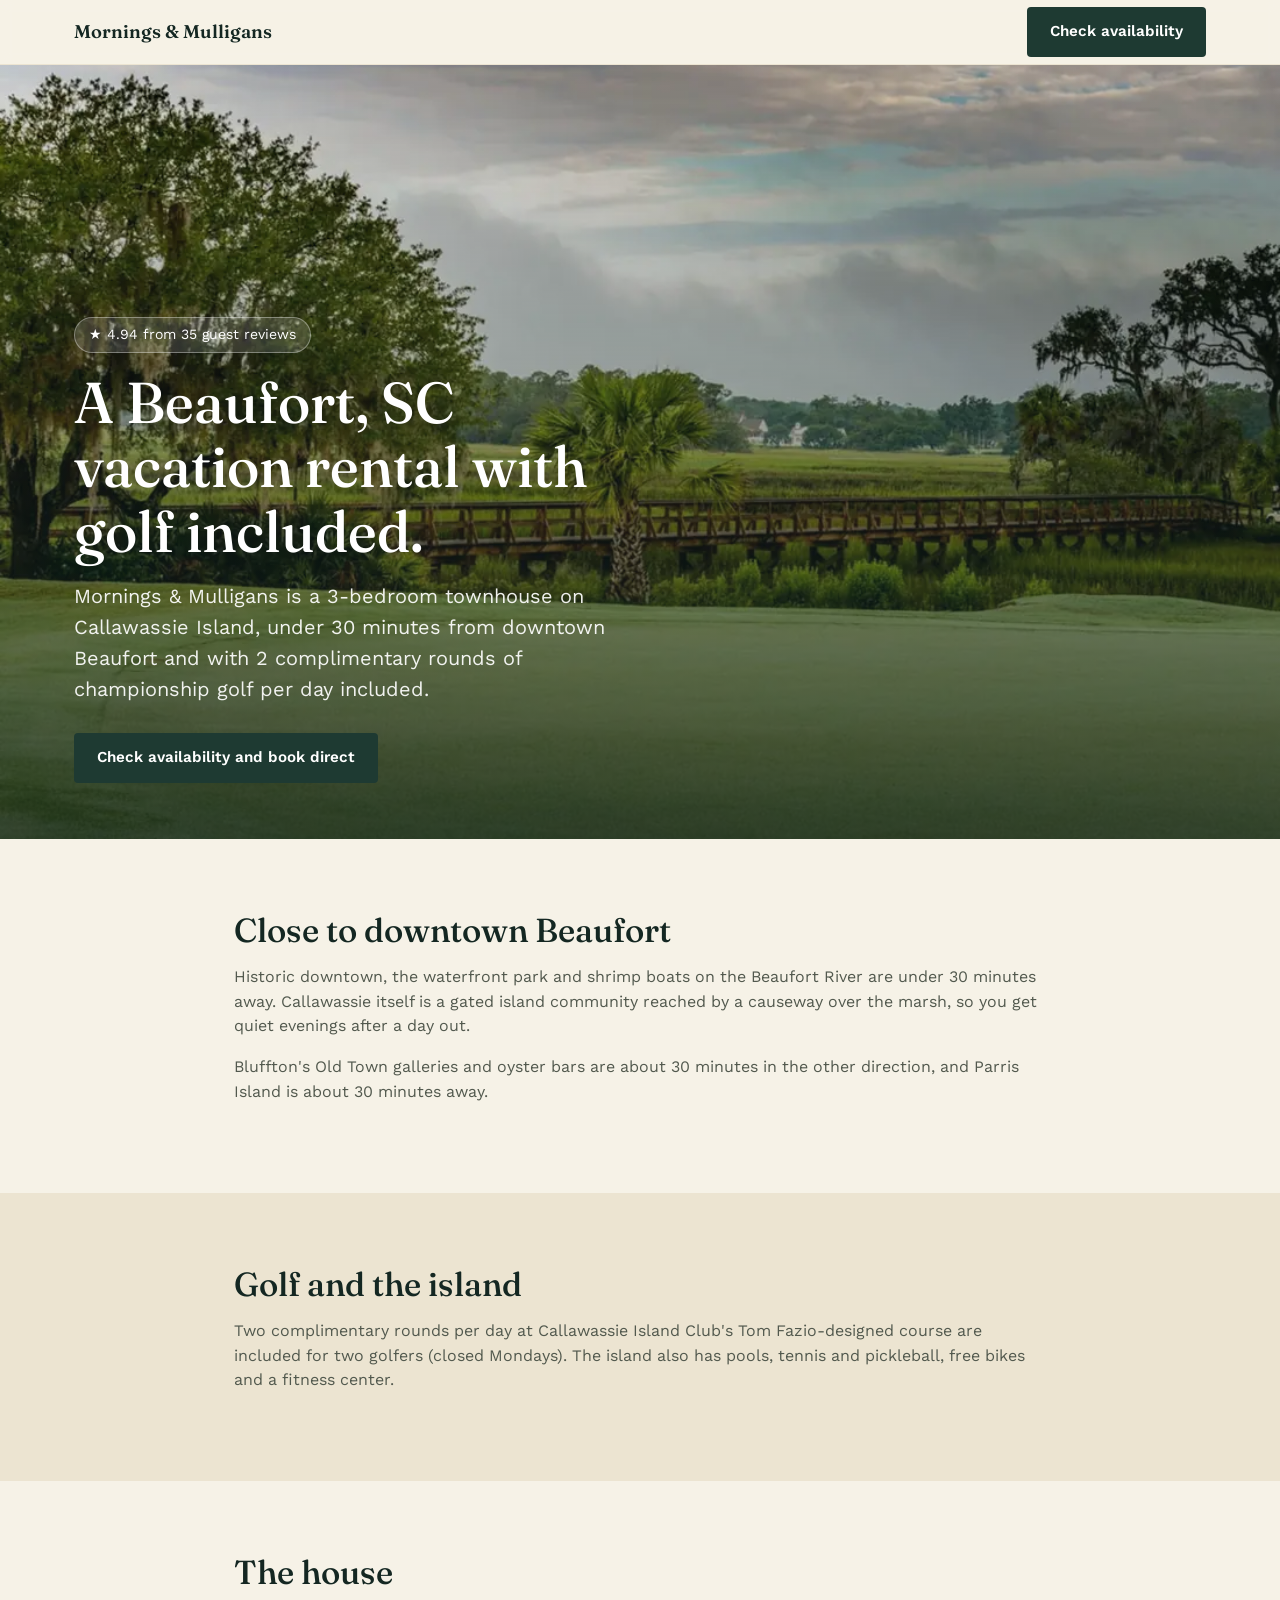
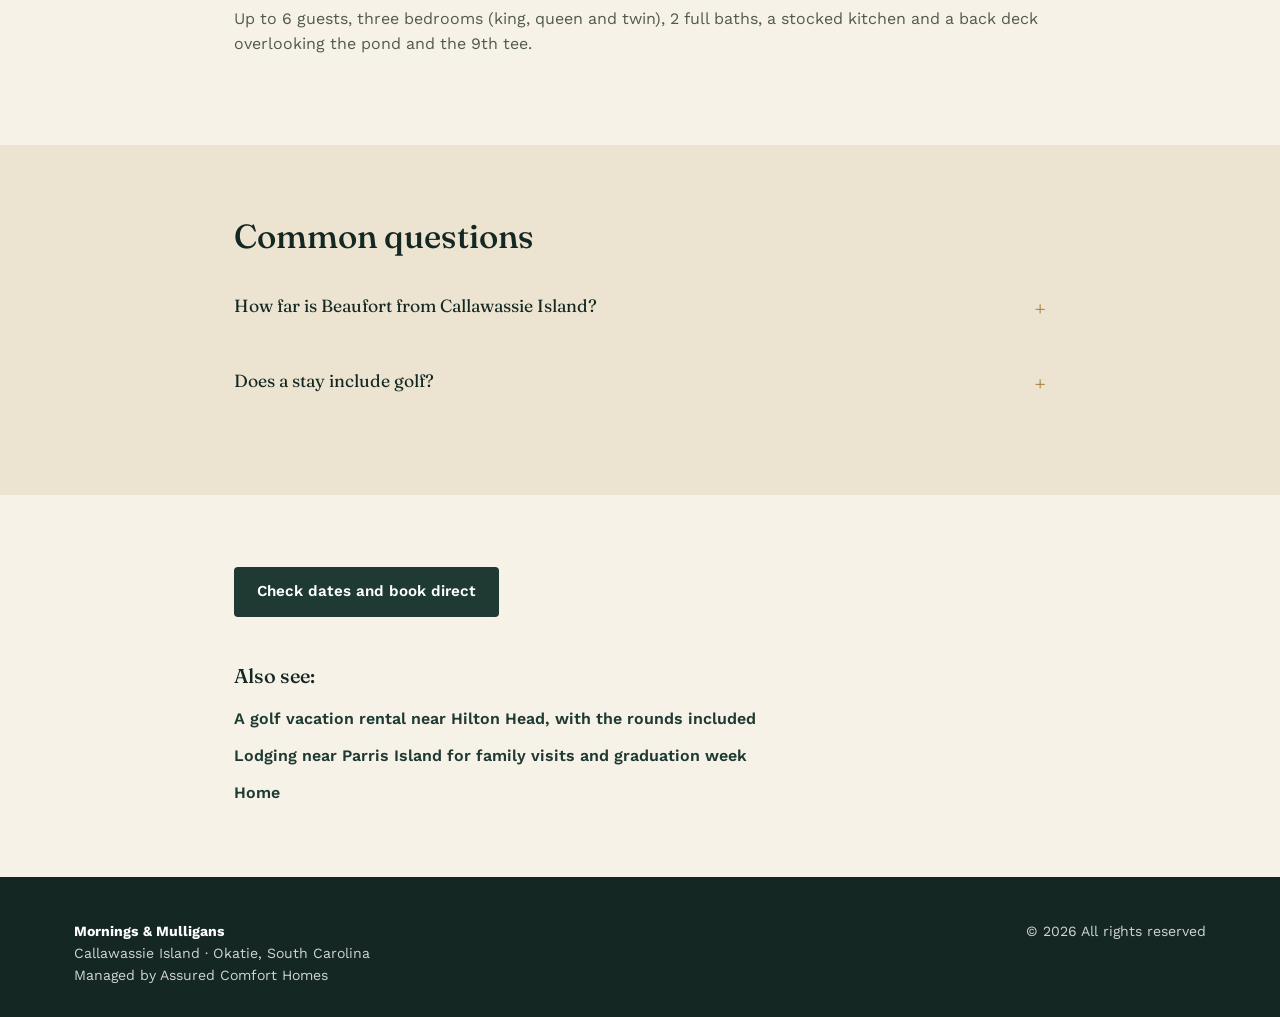
<file: beaufort-sc-vacation-rental/index.html>
<!doctype html>
<html lang="en">
<head>
<meta charset="utf-8">
<meta name="viewport" content="width=device-width, initial-scale=1">
<title>Beaufort SC Vacation Rental, Golf Included | Mornings & Mulligans</title>
<meta name="description" content="A Beaufort, SC vacation rental under 30 minutes from downtown: 3BR golf-included townhouse on Callawassie Island with 2 free rounds of Tom Fazio golf per day.">
<meta name="keywords" content="Beaufort SC vacation rental, Beaufort golf rental, Callawassie Island vacation rental">
<meta name="author" content="Lee & Kristina, Assured Comfort Homes">
<link rel="canonical" href="https://morningsandmulligans.com/beaufort-sc-vacation-rental/">
<link rel="icon" href="/favicon.svg" type="image/svg+xml">
<link rel="apple-touch-icon" href="/apple-touch-icon-180.png">
<meta name="theme-color" content="#1e3a32">
<meta name="robots" content="index,follow,max-image-preview:large">
<meta name="geo.region" content="US-SC">
<meta name="geo.placename" content="Okatie, South Carolina">
<meta name="geo.position" content="32.3300129;-80.85305035">
<meta name="ICBM" content="32.3300129, -80.85305035">
<meta property="og:type" content="website">
<meta property="og:title" content="Beaufort SC Vacation Rental, Golf Included">
<meta property="og:description" content="3-bedroom golf-included townhouse under 30 minutes from downtown Beaufort, with 2 complimentary rounds per day.">
<meta property="og:image" content="https://morningsandmulligans.com/img/og-hero.jpg">
<meta property="og:url" content="https://morningsandmulligans.com/beaufort-sc-vacation-rental/">
<meta property="og:site_name" content="Mornings & Mulligans">
<meta property="og:locale" content="en_US">
<meta name="twitter:card" content="summary_large_image">
<meta name="twitter:title" content="Beaufort SC Vacation Rental, Golf Included">
<meta name="twitter:description" content="2 complimentary rounds of championship golf per day, under 30 minutes from downtown Beaufort.">
<meta name="twitter:image" content="https://morningsandmulligans.com/img/og-hero.jpg">
<link rel="preconnect" href="https://fonts.googleapis.com">
<link rel="preconnect" href="https://fonts.gstatic.com" crossorigin>
<link rel="stylesheet" href="/css/style.css">
<script type="application/ld+json">
{
  "@context": "https://schema.org",
  "@type": "BreadcrumbList",
  "itemListElement": [
    { "@type": "ListItem", "position": 1, "name": "Mornings & Mulligans", "item": "https://morningsandmulligans.com/" },
    { "@type": "ListItem", "position": 2, "name": "Beaufort SC Vacation Rental, Golf Included", "item": "https://morningsandmulligans.com/beaufort-sc-vacation-rental/" }
  ]
}
</script>
<script type="application/ld+json">
{
  "@context": "https://schema.org",
  "@type": "FAQPage",
  "mainEntity": [
    { "@type": "Question", "name": "How far is Beaufort from Callawassie Island?", "acceptedAnswer": { "@type": "Answer", "text": "Downtown Beaufort is under 30 minutes away." } },
    { "@type": "Question", "name": "Does a stay include golf?", "acceptedAnswer": { "@type": "Answer", "text": "Yes. Two complimentary rounds of golf per day for two golfers are included with every stay. The course is closed Mondays." } }
  ]
}
</script>
</head>
<body>
<nav class="nav">
  <div class="wrap">
    <a href="/" class="brand">Mornings &amp; Mulligans</a>
    <div class="nav-menu">
      <a class="btn btn-primary" href="/#book">Check availability</a>
    </div>
  </div>
</nav>

<header class="hero">
  <img src="/img/golf-wooden-bridge.webp" width="1100" height="734" alt="Wooden golf bridge over the marsh near Beaufort, SC" decoding="async" fetchpriority="high">
  <div class="hero-content">
    <div class="wrap">
      <span class="rating-chip">★ 4.94 from 35 guest reviews</span>
      <h1>A Beaufort, SC vacation rental with golf included.</h1>
      <p class="sub">Mornings &amp; Mulligans is a 3-bedroom townhouse on Callawassie Island, under 30 minutes from downtown Beaufort and with 2 complimentary rounds of championship golf per day included.</p>
      <div class="hero-ctas">
        <a class="btn btn-primary" href="/#book">Check availability and book direct</a>
      </div>
    </div>
  </div>
</header>

<section class="section-sand">
  <div class="wrap" style="max-width:860px;">
    <h2>Close to downtown Beaufort</h2>
    <p>Historic downtown, the waterfront park and shrimp boats on the Beaufort River are under 30 minutes away. Callawassie itself is a gated island community reached by a causeway over the marsh, so you get quiet evenings after a day out.</p>
    <p>Bluffton's Old Town galleries and oyster bars are about 30 minutes in the other direction, and Parris Island is about 30 minutes away.</p>
  </div>
</section>

<section class="section-deep">
  <div class="wrap" style="max-width:860px;">
    <h2>Golf and the island</h2>
    <p>Two complimentary rounds per day at Callawassie Island Club's Tom Fazio-designed course are included for two golfers (closed Mondays). The island also has pools, tennis and pickleball, free bikes and a fitness center.</p>
  </div>
</section>

<section class="section-sand">
  <div class="wrap" style="max-width:860px;">
    <h2>The house</h2>
    <p>Up to 6 guests, three bedrooms (king, queen and twin), 2 full baths, a stocked kitchen and a back deck overlooking the pond and the 9th tee.</p>
  </div>
</section>

<section class="section-deep">
  <div class="wrap" style="max-width:860px;">
    <h2>Common questions</h2>
    <details class="faq-item">
      <summary>How far is Beaufort from Callawassie Island?</summary>
      <div class="a">Downtown Beaufort is under 30 minutes away.</div>
    </details>
    <details class="faq-item">
      <summary>Does a stay include golf?</summary>
      <div class="a">Yes. Two complimentary rounds of golf per day for two golfers are included with every stay. The course is closed Mondays.</div>
    </details>
  </div>
</section>

<section class="section-sand">
  <div class="wrap" style="max-width:860px;">
    <a class="btn btn-primary" href="/#book">Check dates and book direct</a>
    <h3 style="margin-top:48px;">Also see:</h3>
    <ul class="also-see">
      <li><a href="/hilton-head-golf-vacation-rental/">A golf vacation rental near Hilton Head, with the rounds included</a></li>
      <li><a href="/parris-island-graduation-lodging/">Lodging near Parris Island for family visits and graduation week</a></li>
      <li><a href="/">Home</a></li>
    </ul>
  </div>
</section>

<footer>
  <div class="wrap">
    <div>
      <strong style="color:#fff;">Mornings &amp; Mulligans</strong><br>
      Callawassie Island &middot; Okatie, South Carolina<br>
      Managed by Assured Comfort Homes
    </div>
    <div>&copy; 2026 All rights reserved</div>
  </div>
</footer>
</body>
</html>
</file>
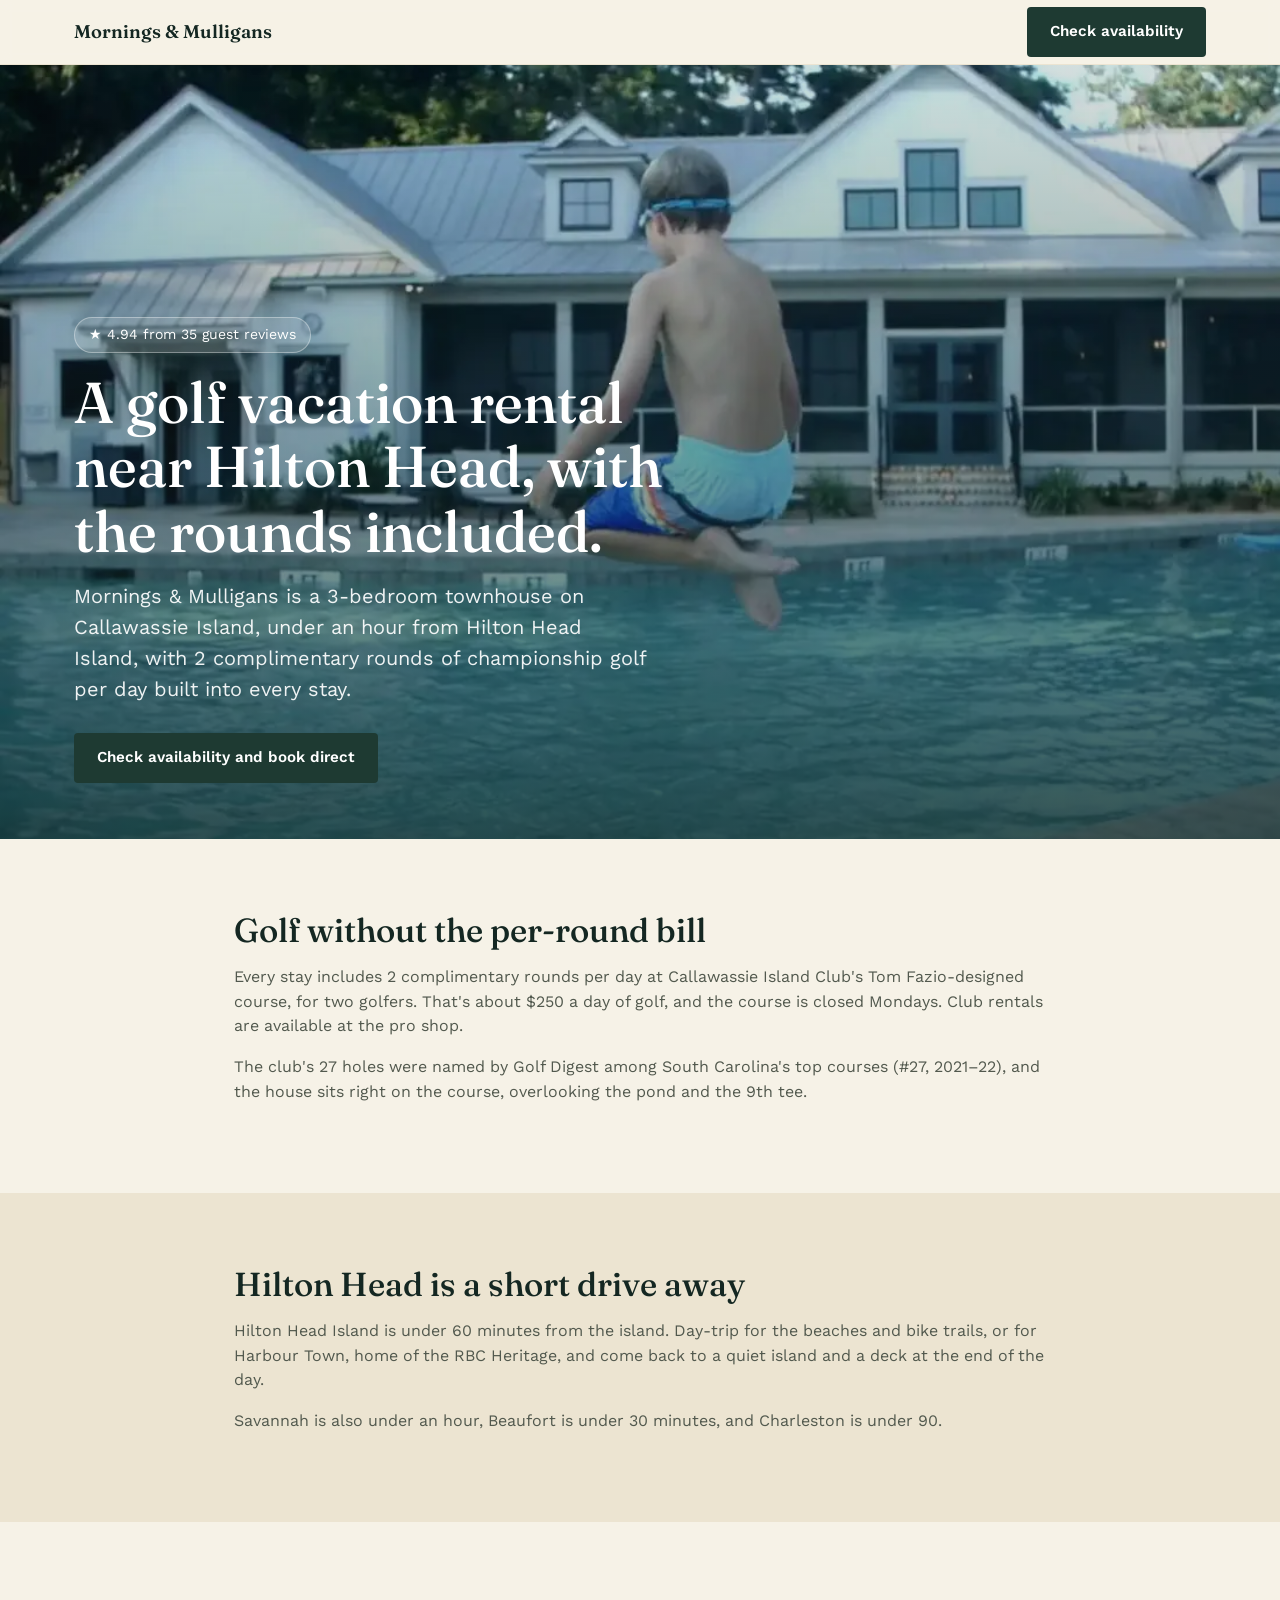
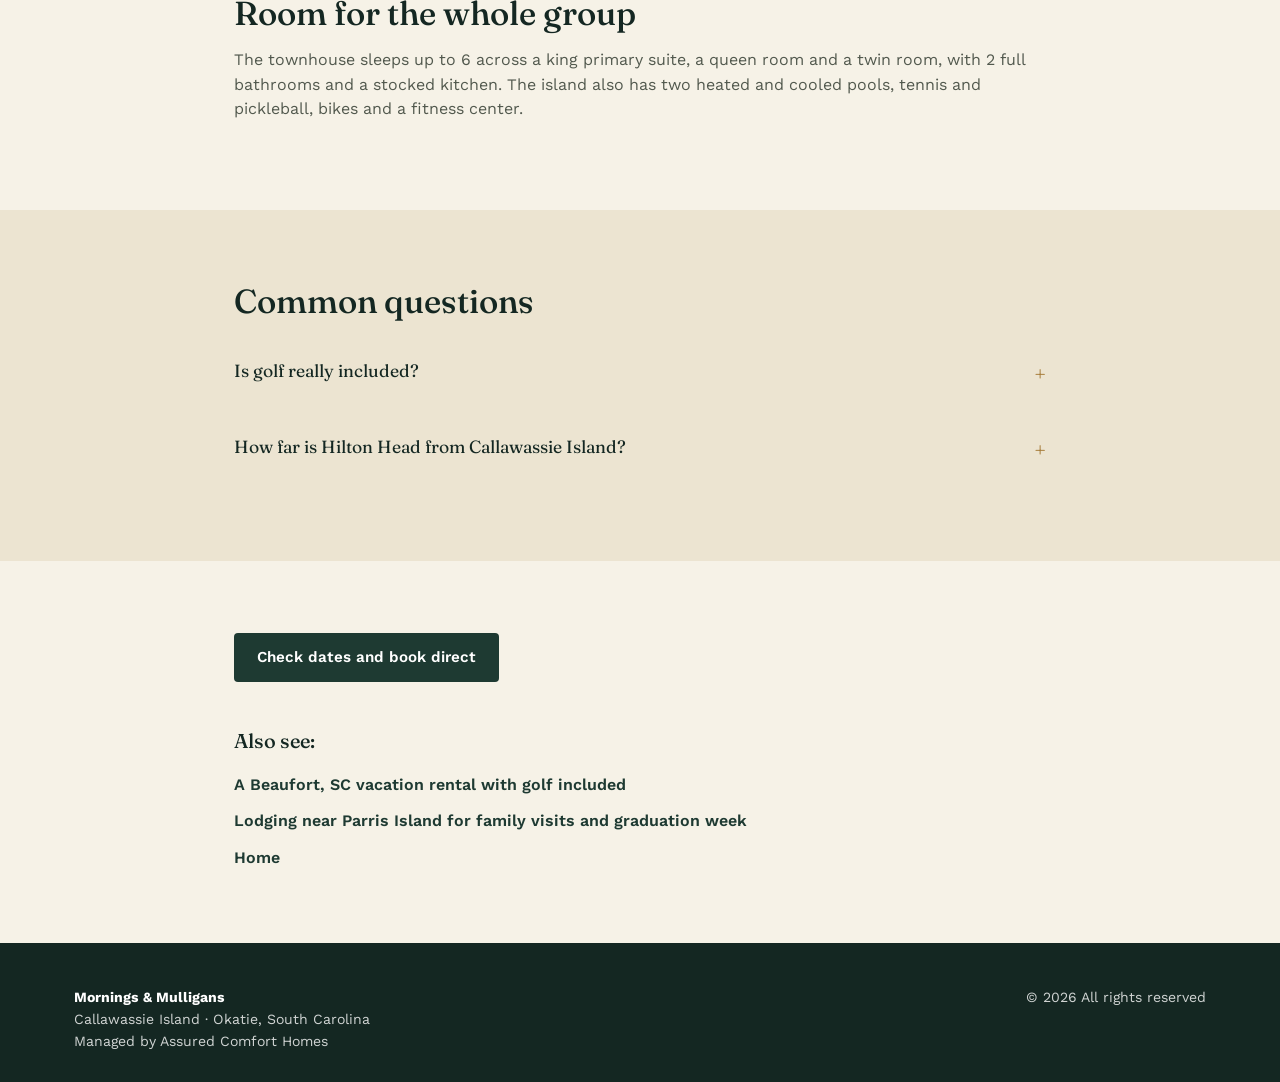
<file: hilton-head-golf-vacation-rental/index.html>
<!doctype html>
<html lang="en">
<head>
<meta charset="utf-8">
<meta name="viewport" content="width=device-width, initial-scale=1">
<title>Golf Vacation Rental Near Hilton Head, SC | Mornings & Mulligans</title>
<meta name="description" content="A golf-included vacation rental under an hour from Hilton Head Island: 3BR townhouse on Callawassie Island with 2 free rounds of Tom Fazio golf per day.">
<meta name="keywords" content="golf vacation rental near Hilton Head, Hilton Head Island golf rental, Callawassie Island vacation rental">
<meta name="author" content="Lee & Kristina, Assured Comfort Homes">
<link rel="canonical" href="https://morningsandmulligans.com/hilton-head-golf-vacation-rental/">
<link rel="icon" href="/favicon.svg" type="image/svg+xml">
<link rel="apple-touch-icon" href="/apple-touch-icon-180.png">
<meta name="theme-color" content="#1e3a32">
<meta name="robots" content="index,follow,max-image-preview:large">
<meta name="geo.region" content="US-SC">
<meta name="geo.placename" content="Okatie, South Carolina">
<meta name="geo.position" content="32.3300129;-80.85305035">
<meta name="ICBM" content="32.3300129, -80.85305035">
<meta property="og:type" content="website">
<meta property="og:title" content="Golf Vacation Rental Near Hilton Head, SC">
<meta property="og:description" content="3-bedroom golf-included townhouse under an hour from Hilton Head Island, with 2 complimentary rounds per day.">
<meta property="og:image" content="https://morningsandmulligans.com/img/og-hero.jpg">
<meta property="og:url" content="https://morningsandmulligans.com/hilton-head-golf-vacation-rental/">
<meta property="og:site_name" content="Mornings & Mulligans">
<meta property="og:locale" content="en_US">
<meta name="twitter:card" content="summary_large_image">
<meta name="twitter:title" content="Golf Vacation Rental Near Hilton Head, SC">
<meta name="twitter:description" content="2 complimentary rounds of championship golf per day, under an hour from Hilton Head.">
<meta name="twitter:image" content="https://morningsandmulligans.com/img/og-hero.jpg">
<link rel="preconnect" href="https://fonts.googleapis.com">
<link rel="preconnect" href="https://fonts.gstatic.com" crossorigin>
<link rel="stylesheet" href="/css/style.css">
<script type="application/ld+json">
{
  "@context": "https://schema.org",
  "@type": "BreadcrumbList",
  "itemListElement": [
    { "@type": "ListItem", "position": 1, "name": "Mornings & Mulligans", "item": "https://morningsandmulligans.com/" },
    { "@type": "ListItem", "position": 2, "name": "Golf Vacation Rental Near Hilton Head, SC", "item": "https://morningsandmulligans.com/hilton-head-golf-vacation-rental/" }
  ]
}
</script>
<script type="application/ld+json">
{
  "@context": "https://schema.org",
  "@type": "FAQPage",
  "mainEntity": [
    { "@type": "Question", "name": "Is golf really included?", "acceptedAnswer": { "@type": "Answer", "text": "Yes. Every stay includes 2 complimentary rounds of championship golf per day for two golfers. The course is closed Mondays." } },
    { "@type": "Question", "name": "How far is Hilton Head from Callawassie Island?", "acceptedAnswer": { "@type": "Answer", "text": "Hilton Head Island is under 60 minutes away. Bluffton is about 30 minutes, Beaufort is under 30, and Savannah is under 60." } }
  ]
}
</script>
</head>
<body>
<nav class="nav">
  <div class="wrap">
    <a href="/" class="brand">Mornings &amp; Mulligans</a>
    <div class="nav-menu">
      <a class="btn btn-primary" href="/#book">Check availability</a>
    </div>
  </div>
</nav>

<header class="hero">
  <img src="/img/club-pool-splash.webp" width="1100" height="733" alt="Guest jumping into the club pool at Callawassie Island" decoding="async" fetchpriority="high">
  <div class="hero-content">
    <div class="wrap">
      <span class="rating-chip">★ 4.94 from 35 guest reviews</span>
      <h1>A golf vacation rental near Hilton Head, with the rounds included.</h1>
      <p class="sub">Mornings &amp; Mulligans is a 3-bedroom townhouse on Callawassie Island, under an hour from Hilton Head Island, with 2 complimentary rounds of championship golf per day built into every stay.</p>
      <div class="hero-ctas">
        <a class="btn btn-primary" href="/#book">Check availability and book direct</a>
      </div>
    </div>
  </div>
</header>

<section class="section-sand">
  <div class="wrap" style="max-width:860px;">
    <h2>Golf without the per-round bill</h2>
    <p>Every stay includes 2 complimentary rounds per day at Callawassie Island Club's Tom Fazio-designed course, for two golfers. That's about $250 a day of golf, and the course is closed Mondays. Club rentals are available at the pro shop.</p>
    <p>The club's 27 holes were named by Golf Digest among South Carolina's top courses (#27, 2021&ndash;22), and the house sits right on the course, overlooking the pond and the 9th tee.</p>
  </div>
</section>

<section class="section-deep">
  <div class="wrap" style="max-width:860px;">
    <h2>Hilton Head is a short drive away</h2>
    <p>Hilton Head Island is under 60 minutes from the island. Day-trip for the beaches and bike trails, or for Harbour Town, home of the RBC Heritage, and come back to a quiet island and a deck at the end of the day.</p>
    <p>Savannah is also under an hour, Beaufort is under 30 minutes, and Charleston is under 90.</p>
  </div>
</section>

<section class="section-sand">
  <div class="wrap" style="max-width:860px;">
    <h2>Room for the whole group</h2>
    <p>The townhouse sleeps up to 6 across a king primary suite, a queen room and a twin room, with 2 full bathrooms and a stocked kitchen. The island also has two heated and cooled pools, tennis and pickleball, bikes and a fitness center.</p>
  </div>
</section>

<section class="section-deep">
  <div class="wrap" style="max-width:860px;">
    <h2>Common questions</h2>
    <details class="faq-item">
      <summary>Is golf really included?</summary>
      <div class="a">Yes. Every stay includes 2 complimentary rounds of championship golf per day for two golfers. The course is closed Mondays.</div>
    </details>
    <details class="faq-item">
      <summary>How far is Hilton Head from Callawassie Island?</summary>
      <div class="a">Hilton Head Island is under 60 minutes away. Bluffton is about 30 minutes, Beaufort is under 30, and Savannah is under 60.</div>
    </details>
  </div>
</section>

<section class="section-sand">
  <div class="wrap" style="max-width:860px;">
    <a class="btn btn-primary" href="/#book">Check dates and book direct</a>
    <h3 style="margin-top:48px;">Also see:</h3>
    <ul class="also-see">
      <li><a href="/beaufort-sc-vacation-rental/">A Beaufort, SC vacation rental with golf included</a></li>
      <li><a href="/parris-island-graduation-lodging/">Lodging near Parris Island for family visits and graduation week</a></li>
      <li><a href="/">Home</a></li>
    </ul>
  </div>
</section>

<footer>
  <div class="wrap">
    <div>
      <strong style="color:#fff;">Mornings &amp; Mulligans</strong><br>
      Callawassie Island &middot; Okatie, South Carolina<br>
      Managed by Assured Comfort Homes
    </div>
    <div>&copy; 2026 All rights reserved</div>
  </div>
</footer>
</body>
</html>
</file>
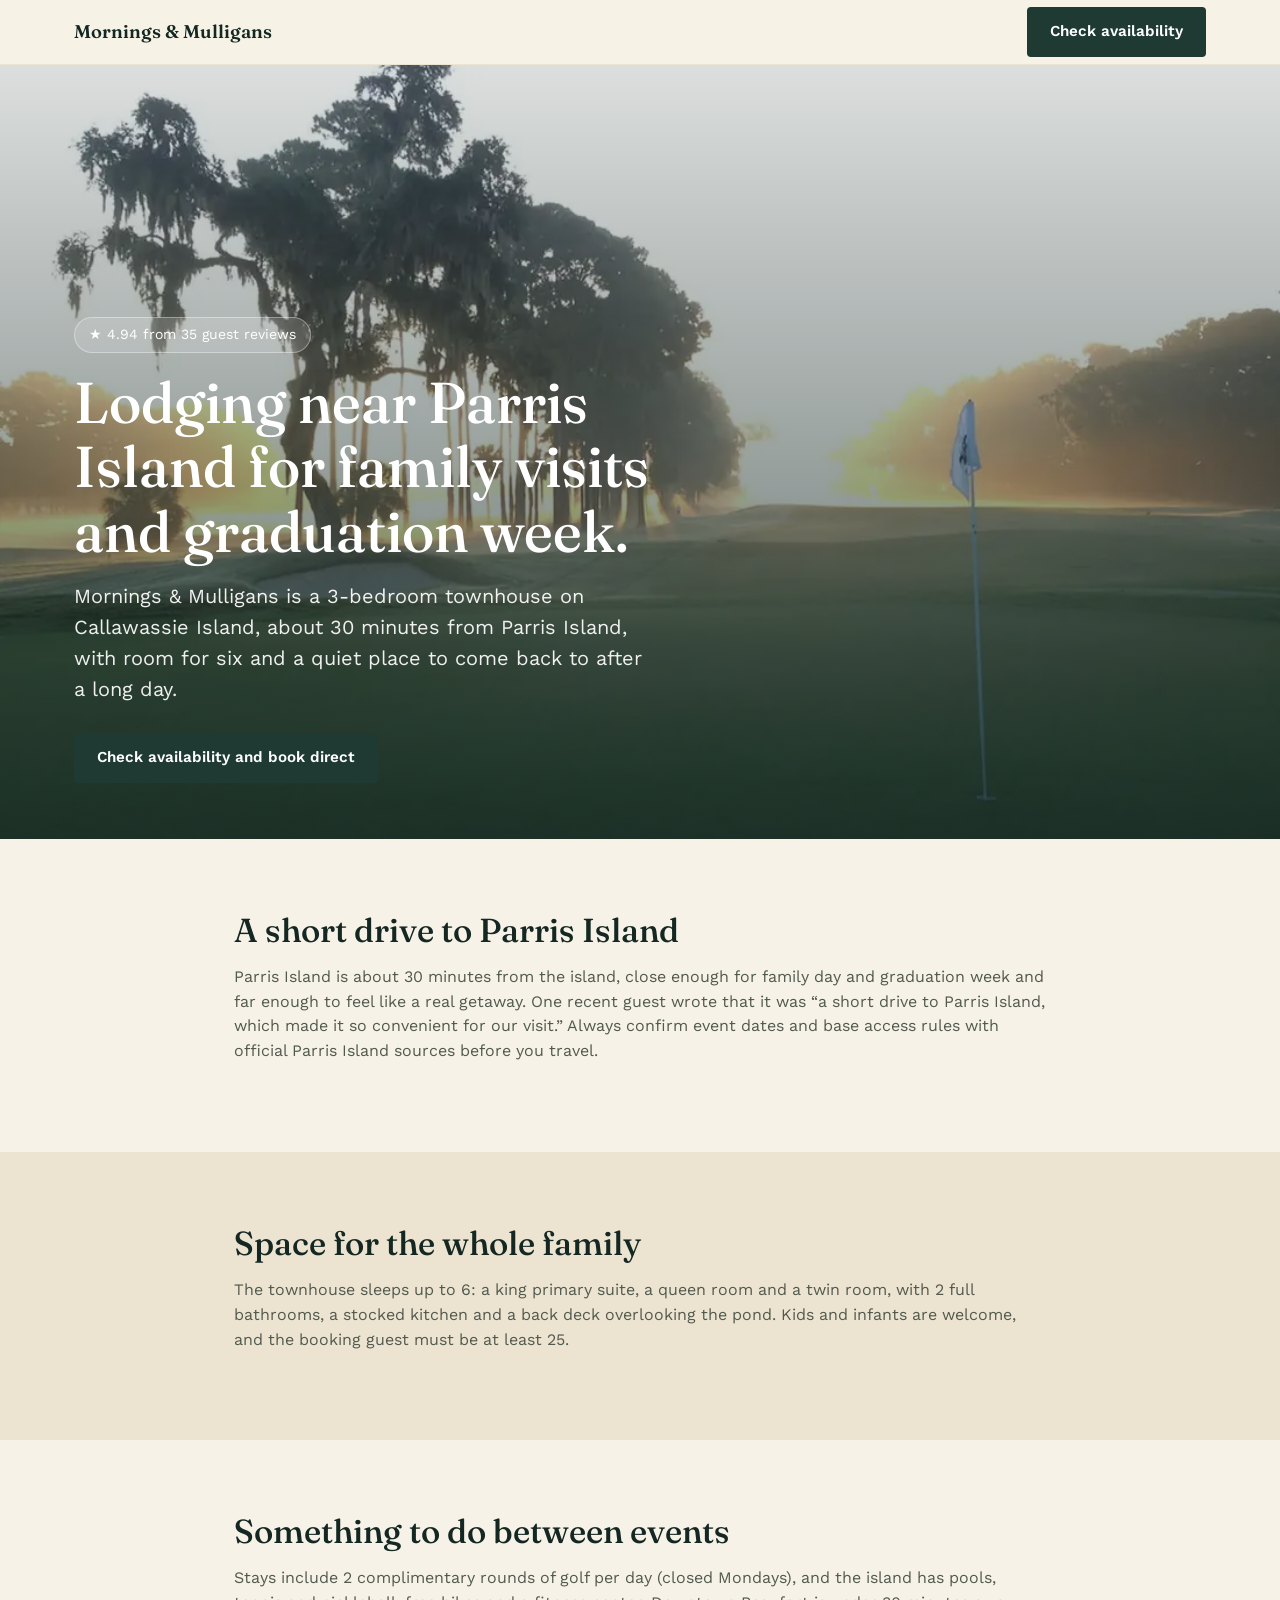
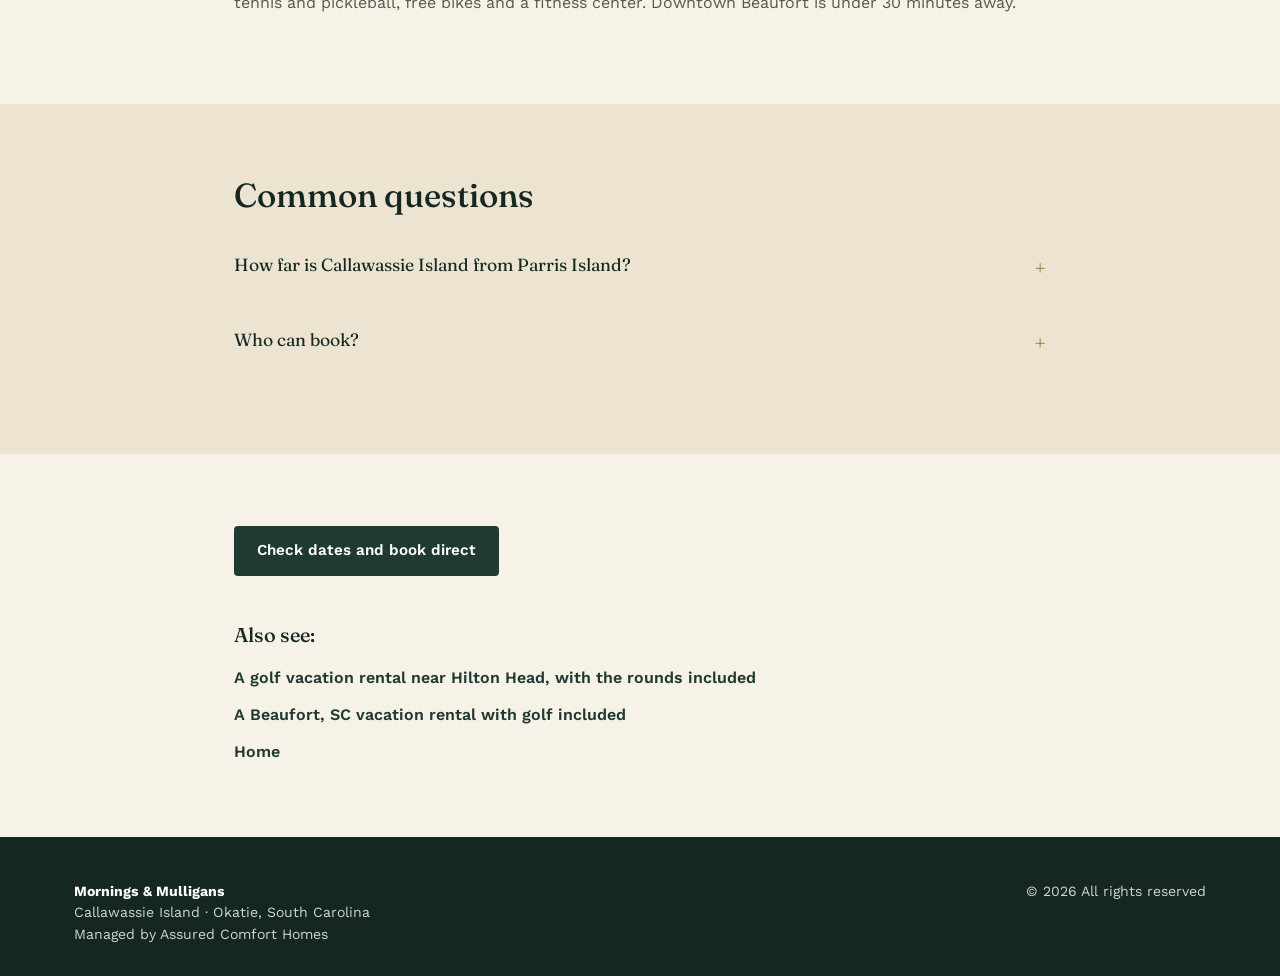
<file: parris-island-graduation-lodging/index.html>
<!doctype html>
<html lang="en">
<head>
<meta charset="utf-8">
<meta name="viewport" content="width=device-width, initial-scale=1">
<title>Lodging Near Parris Island, Golf Included | Mornings & Mulligans</title>
<meta name="description" content="Family lodging about 30 minutes from Parris Island MCRD: 3BR golf-included townhouse on Callawassie Island, sleeps 6, with 2 free rounds of golf per day.">
<meta name="keywords" content="Parris Island graduation lodging, Parris Island MCRD family lodging, Callawassie Island vacation rental">
<meta name="author" content="Lee & Kristina, Assured Comfort Homes">
<link rel="canonical" href="https://morningsandmulligans.com/parris-island-graduation-lodging/">
<link rel="icon" href="/favicon.svg" type="image/svg+xml">
<link rel="apple-touch-icon" href="/apple-touch-icon-180.png">
<meta name="theme-color" content="#1e3a32">
<meta name="robots" content="index,follow,max-image-preview:large">
<meta name="geo.region" content="US-SC">
<meta name="geo.placename" content="Okatie, South Carolina">
<meta name="geo.position" content="32.3300129;-80.85305035">
<meta name="ICBM" content="32.3300129, -80.85305035">
<meta property="og:type" content="website">
<meta property="og:title" content="Lodging Near Parris Island, Golf Included">
<meta property="og:description" content="3-bedroom townhouse about 30 minutes from Parris Island, with room for six and golf included.">
<meta property="og:image" content="https://morningsandmulligans.com/img/og-hero.jpg">
<meta property="og:url" content="https://morningsandmulligans.com/parris-island-graduation-lodging/">
<meta property="og:site_name" content="Mornings & Mulligans">
<meta property="og:locale" content="en_US">
<meta name="twitter:card" content="summary_large_image">
<meta name="twitter:title" content="Lodging Near Parris Island, Golf Included">
<meta name="twitter:description" content="A quiet place to stay about 30 minutes from Parris Island, with golf included.">
<meta name="twitter:image" content="https://morningsandmulligans.com/img/og-hero.jpg">
<link rel="preconnect" href="https://fonts.googleapis.com">
<link rel="preconnect" href="https://fonts.gstatic.com" crossorigin>
<link rel="stylesheet" href="/css/style.css">
<script type="application/ld+json">
{
  "@context": "https://schema.org",
  "@type": "BreadcrumbList",
  "itemListElement": [
    { "@type": "ListItem", "position": 1, "name": "Mornings & Mulligans", "item": "https://morningsandmulligans.com/" },
    { "@type": "ListItem", "position": 2, "name": "Lodging Near Parris Island, Golf Included", "item": "https://morningsandmulligans.com/parris-island-graduation-lodging/" }
  ]
}
</script>
<script type="application/ld+json">
{
  "@context": "https://schema.org",
  "@type": "FAQPage",
  "mainEntity": [
    { "@type": "Question", "name": "How far is Callawassie Island from Parris Island?", "acceptedAnswer": { "@type": "Answer", "text": "About 30 minutes by car." } },
    { "@type": "Question", "name": "Who can book?", "acceptedAnswer": { "@type": "Answer", "text": "The booking guest must be at least 25. Pets, smoking and events aren't permitted. Kids and infants are welcome." } }
  ]
}
</script>
</head>
<body>
<nav class="nav">
  <div class="wrap">
    <a href="/" class="brand">Mornings &amp; Mulligans</a>
    <div class="nav-menu">
      <a class="btn btn-primary" href="/#book">Check availability</a>
    </div>
  </div>
</nav>

<header class="hero">
  <img src="/img/green-morning-mist.webp" width="1100" height="734" alt="Green and flag in morning mist near Parris Island" decoding="async" fetchpriority="high">
  <div class="hero-content">
    <div class="wrap">
      <span class="rating-chip">★ 4.94 from 35 guest reviews</span>
      <h1>Lodging near Parris Island for family visits and graduation week.</h1>
      <p class="sub">Mornings &amp; Mulligans is a 3-bedroom townhouse on Callawassie Island, about 30 minutes from Parris Island, with room for six and a quiet place to come back to after a long day.</p>
      <div class="hero-ctas">
        <a class="btn btn-primary" href="/#book">Check availability and book direct</a>
      </div>
    </div>
  </div>
</header>

<section class="section-sand">
  <div class="wrap" style="max-width:860px;">
    <h2>A short drive to Parris Island</h2>
    <p>Parris Island is about 30 minutes from the island, close enough for family day and graduation week and far enough to feel like a real getaway. One recent guest wrote that it was &ldquo;a short drive to Parris Island, which made it so convenient for our visit.&rdquo; Always confirm event dates and base access rules with official Parris Island sources before you travel.</p>
  </div>
</section>

<section class="section-deep">
  <div class="wrap" style="max-width:860px;">
    <h2>Space for the whole family</h2>
    <p>The townhouse sleeps up to 6: a king primary suite, a queen room and a twin room, with 2 full bathrooms, a stocked kitchen and a back deck overlooking the pond. Kids and infants are welcome, and the booking guest must be at least 25.</p>
  </div>
</section>

<section class="section-sand">
  <div class="wrap" style="max-width:860px;">
    <h2>Something to do between events</h2>
    <p>Stays include 2 complimentary rounds of golf per day (closed Mondays), and the island has pools, tennis and pickleball, free bikes and a fitness center. Downtown Beaufort is under 30 minutes away.</p>
  </div>
</section>

<section class="section-deep">
  <div class="wrap" style="max-width:860px;">
    <h2>Common questions</h2>
    <details class="faq-item">
      <summary>How far is Callawassie Island from Parris Island?</summary>
      <div class="a">About 30 minutes by car.</div>
    </details>
    <details class="faq-item">
      <summary>Who can book?</summary>
      <div class="a">The booking guest must be at least 25. Pets, smoking and events aren't permitted. Kids and infants are welcome.</div>
    </details>
  </div>
</section>

<section class="section-sand">
  <div class="wrap" style="max-width:860px;">
    <a class="btn btn-primary" href="/#book">Check dates and book direct</a>
    <h3 style="margin-top:48px;">Also see:</h3>
    <ul class="also-see">
      <li><a href="/hilton-head-golf-vacation-rental/">A golf vacation rental near Hilton Head, with the rounds included</a></li>
      <li><a href="/beaufort-sc-vacation-rental/">A Beaufort, SC vacation rental with golf included</a></li>
      <li><a href="/">Home</a></li>
    </ul>
  </div>
</section>

<footer>
  <div class="wrap">
    <div>
      <strong style="color:#fff;">Mornings &amp; Mulligans</strong><br>
      Callawassie Island &middot; Okatie, South Carolina<br>
      Managed by Assured Comfort Homes
    </div>
    <div>&copy; 2026 All rights reserved</div>
  </div>
</footer>
</body>
</html>
</file>
<file: css/style.css>
/* Mornings & Mulligans — Lowcountry golf-coastal direct booking site */

@import url('https://fonts.googleapis.com/css2?family=Fraunces:ital,opsz,wght@0,9..144,400;0,9..144,500;0,9..144,600;1,9..144,500&family=Work+Sans:wght@400;500;600;700&display=swap');

:root {
  --pine: #1e3a32;
  --pine-dark: #142722;
  --marsh: #30514a;
  --sand: #f6f2e7;
  --sand-deep: #ece4d1;
  --brass: #a9803f;
  --brass-light: #c9a35f;
  --ink: #222a22;
  --ink-soft: #52594e;
  --white: #ffffff;
  --radius: 4px;
  --max: 1180px;
  --serif: 'Fraunces', Georgia, serif;
  --sans: 'Work Sans', -apple-system, BlinkMacSystemFont, sans-serif;
}

* { box-sizing: border-box; }
html { scroll-behavior: smooth; }
body {
  margin: 0;
  font-family: var(--sans);
  color: var(--ink);
  background: var(--sand);
  line-height: 1.55;
  -webkit-font-smoothing: antialiased;
}
img { max-width: 100%; display: block; }
a { color: inherit; }
.wrap { max-width: var(--max); margin: 0 auto; padding: 0 24px; }
h1, h2, h3 { font-family: var(--serif); font-weight: 500; line-height: 1.12; margin: 0 0 .5em; color: var(--pine-dark); }
h2 { font-size: clamp(1.7rem, 2.6vw, 2.5rem); }
h3 { font-size: 1.25rem; }
p { margin: 0 0 1em; color: var(--ink-soft); }
.lede { font-size: 1.1rem; }

:focus-visible { outline: 3px solid var(--brass); outline-offset: 2px; }

/* Nav */
.nav {
  position: sticky; top: 0; z-index: 50;
  background: rgba(246,242,231,.92); backdrop-filter: blur(6px);
  border-bottom: 1px solid var(--sand-deep);
}
.nav .wrap { display: flex; align-items: center; justify-content: space-between; height: 64px; }
.nav .brand { font-family: var(--serif); font-size: 1.15rem; font-weight: 600; color: var(--pine-dark); text-decoration: none; }
.nav ul { list-style: none; display: flex; gap: 28px; margin: 0; padding: 0; }
.nav a.nav-link { text-decoration: none; font-size: .95rem; color: var(--ink); }
.nav a.nav-link:hover { color: var(--brass); }
.btn {
  display: inline-block; font-family: var(--sans); font-weight: 600; font-size: .95rem;
  padding: 12px 22px; border-radius: var(--radius); text-decoration: none; border: 1px solid transparent;
  cursor: pointer;
}
.btn-primary { background: var(--pine); color: var(--white); }
.btn-primary:hover { background: var(--pine-dark); }
.btn-ghost { background: transparent; color: var(--pine-dark); border-color: var(--pine-dark); }
.btn-ghost:hover { background: var(--pine-dark); color: var(--white); }
.nav-menu { display: flex; align-items: center; gap: 24px; }
.nav-toggle { display: none; }

/* Hero */
.hero { position: relative; color: var(--white); overflow: hidden; }
.hero img { width: 100%; height: 86vh; min-height: 520px; object-fit: cover; }
.hero::after {
  content: ''; position: absolute; inset: 0;
  background: linear-gradient(180deg, rgba(20,39,34,.15) 0%, rgba(20,39,34,.55) 72%, rgba(20,39,34,.78) 100%);
}
.hero-content { position: absolute; left: 0; right: 0; bottom: 0; padding: 48px 0 56px; z-index: 2; }
.rating-chip {
  display: inline-flex; align-items: center; gap: 8px; background: rgba(255,255,255,.14);
  border: 1px solid rgba(255,255,255,.35); padding: 6px 14px; border-radius: 999px; font-size: .88rem; margin-bottom: 18px;
}
.hero h1 { color: var(--white); font-size: clamp(2.1rem, 5vw, 3.6rem); max-width: 16ch; margin-bottom: .3em; }
.hero .sub { font-size: clamp(1rem, 1.6vw, 1.25rem); max-width: 48ch; color: rgba(255,255,255,.92); margin-bottom: 1.4em; }
.hero-ctas { display: flex; gap: 14px; flex-wrap: wrap; }
.hero .btn-ghost { border-color: rgba(255,255,255,.7); color: var(--white); }
.hero .btn-ghost:hover { background: rgba(255,255,255,.15); }

/* Facts strip */
.facts { background: var(--pine-dark); color: var(--white); padding: 30px 0; }
.facts .wrap { display: grid; grid-template-columns: repeat(5, 1fr); gap: 16px; text-align: center; }
.facts .fact .num { font-family: var(--serif); font-size: 1.9rem; display: block; }
.facts .fact .label { font-size: .82rem; color: rgba(255,255,255,.75); }

/* Section rhythm */
section { padding: 72px 0; }
section.tight { padding: 48px 0; }
.section-sand { background: var(--sand); }
.section-deep { background: var(--sand-deep); }

.two-col { display: grid; grid-template-columns: 1.05fr .95fr; gap: 56px; align-items: center; }
.two-col.reverse { grid-template-columns: .95fr 1.05fr; }
.two-col.reverse .figure { order: 2; }
.figure img { border-radius: var(--radius); width: 100%; }
.figure figcaption { font-size: .85rem; color: var(--ink-soft); margin-top: 10px; font-style: italic; }

.drive-strip { display: flex; flex-wrap: wrap; gap: 0; border-top: 1px solid var(--sand-deep); border-bottom: 1px solid var(--sand-deep); margin: 36px 0 0; }
.drive-strip .d { flex: 1 1 150px; padding: 18px 20px; border-left: 1px solid var(--sand-deep); }
.drive-strip .d:first-child { border-left: none; }
.drive-strip .d .t { font-family: var(--serif); font-size: 1.3rem; color: var(--pine); }
.drive-strip .d .l { font-size: .85rem; color: var(--ink-soft); }

/* Scorecard */
.scorecard { background: var(--pine); color: var(--white); border-radius: 8px; padding: 36px; }
.scorecard h3 { color: var(--white); font-size: 1.5rem; }
.scorecard-row { display: grid; grid-template-columns: 28px 1fr auto; gap: 18px; align-items: start; padding: 16px 0; border-top: 1px solid rgba(255,255,255,.15); }
.scorecard-row:first-of-type { border-top: none; }
.scorecard-row .n { font-family: var(--serif); color: var(--brass-light); font-size: 1.1rem; }
.scorecard-row .label { font-weight: 600; }
.scorecard-row .detail { font-size: .88rem; color: rgba(255,255,255,.72); }
.scorecard-row .val { font-family: var(--serif); font-size: 1.3rem; text-align: right; color: var(--brass-light); white-space: nowrap; }

/* Amenity grid */
.amenity-grid { display: grid; grid-template-columns: repeat(3, 1fr); gap: 28px; margin-top: 36px; }
.amenity-card { background: var(--white); border-radius: var(--radius); overflow: hidden; border: 1px solid var(--sand-deep); }
.amenity-card img { height: 200px; object-fit: cover; width: 100%; }
.amenity-card .body { padding: 20px; }
.amenity-card h3 { font-size: 1.1rem; margin-bottom: .3em; }
.amenity-card p { font-size: .92rem; margin: 0; }

/* Gallery */
.gallery-grid { display: grid; grid-template-columns: repeat(4, 1fr); gap: 10px; margin-top: 28px; }
.gallery-grid button { border: 0; padding: 0; background: none; cursor: zoom-in; display: block; }
.gallery-grid img { width: 100%; height: 190px; object-fit: cover; border-radius: 3px; }
.gallery-grid .tall img { height: 400px; }
.gallery-grid .tall { grid-row: span 2; }

/* Bedrooms */
.room-grid { display: grid; grid-template-columns: repeat(3, 1fr); gap: 28px; margin-top: 36px; }
.room-card img { height: 230px; object-fit: cover; border-radius: var(--radius); }
.room-card .tag { display: inline-block; background: var(--sand-deep); color: var(--pine-dark); font-size: .8rem; padding: 3px 10px; border-radius: 999px; margin: 14px 0 8px; }
.room-card h3 { margin-bottom: .2em; }

/* Perk list */
.perk-list { list-style: none; padding: 0; margin: 36px 0 0; display: grid; grid-template-columns: repeat(3, 1fr); gap: 18px 28px; }
.perk-list li { padding-left: 26px; position: relative; font-size: .95rem; color: var(--ink); }
.perk-list li::before { content: '✓'; position: absolute; left: 0; color: var(--brass); font-weight: 700; }

/* Amenity groups (3 columns of plain lists) */
.amenity-groups { display: grid; grid-template-columns: repeat(3, 1fr); gap: 36px; margin-top: 32px; }
.amenity-groups h3 { font-size: 1rem; color: var(--brass); margin-bottom: 14px; }
.amenity-groups ul { list-style: none; padding: 0; margin: 0; }
.amenity-groups li { padding: 8px 0; border-top: 1px solid var(--sand-deep); font-size: .94rem; }
.amenity-groups li:first-child { border-top: none; }

/* Reviews */
.review-score { display: flex; align-items: baseline; gap: 18px; margin-bottom: 30px; }
.review-score .big { font-family: var(--serif); font-size: 3rem; color: var(--pine-dark); }
.cat-bars { display: grid; grid-template-columns: repeat(3, 1fr); gap: 14px 32px; margin: 28px 0 40px; }
.cat-bar .top { display: flex; justify-content: space-between; font-size: .88rem; margin-bottom: 5px; }
.cat-bar .track { height: 6px; background: var(--sand-deep); border-radius: 3px; overflow: hidden; }
.cat-bar .fill { height: 100%; background: var(--brass); }
.review-grid { display: grid; grid-template-columns: repeat(3, 1fr); gap: 24px; }
.review-card { background: var(--white); border: 1px solid var(--sand-deep); border-radius: var(--radius); padding: 22px; }
.review-card p { font-size: .94rem; color: var(--ink); margin-bottom: 12px; }
.review-card .who { font-size: .85rem; color: var(--ink-soft); font-weight: 600; }

/* Nearby */
.nearby-grid { display: grid; grid-template-columns: repeat(3, 1fr); gap: 28px; margin-top: 32px; }
.nearby-card .t { font-family: var(--serif); color: var(--pine); font-size: 1.1rem; margin-bottom: 4px; }
.nearby-card .dist { font-size: .85rem; color: var(--brass); font-weight: 600; margin-bottom: 6px; }

/* Booking */
.booking { background: var(--pine-dark); color: var(--white); }
.booking h2 { color: var(--white); }
.booking .two-col { align-items: start; }
#booking-widget { background: var(--white); border-radius: 8px; padding: 18px; min-height: 420px; color: var(--ink); }
.booking-perks { list-style: none; padding: 0; margin: 24px 0; }
.booking-perks li { padding: 10px 0; border-top: 1px solid rgba(255,255,255,.15); font-size: .96rem; }
.booking-perks li:first-child { border-top: none; }
.booking-meta { font-size: .9rem; color: rgba(255,255,255,.75); margin-top: 18px; }

/* Host */
.host-block { display: flex; gap: 32px; align-items: flex-start; flex-wrap: wrap; }
.host-block .txt { flex: 1 1 420px; }

/* FAQ */
.faq-item { border-top: 1px solid var(--sand-deep); }
.faq-item:last-child { border-bottom: 1px solid var(--sand-deep); }
.faq-item summary { cursor: pointer; padding: 20px 0; font-family: var(--serif); font-size: 1.1rem; color: var(--pine-dark); list-style: none; display: flex; justify-content: space-between; gap: 20px; }
.faq-item summary::-webkit-details-marker { display: none; }
.faq-item summary::after { content: '+'; font-size: 1.4rem; color: var(--brass); flex-shrink: 0; }
.faq-item[open] summary::after { content: '–'; }
.faq-item .a { padding: 0 0 20px; color: var(--ink-soft); max-width: 68ch; }

/* Cross-links (landing pages) */
.also-see { list-style: none; padding: 0; margin: 20px 0 0; display: grid; gap: 12px; }
.also-see a { text-decoration: none; color: var(--pine); font-weight: 600; }
.also-see a:hover { color: var(--brass); }

/* Footer */
footer { background: var(--pine-dark); color: rgba(255,255,255,.8); padding: 44px 0 30px; font-size: .88rem; }
footer .wrap { display: flex; justify-content: space-between; flex-wrap: wrap; gap: 16px; }
footer a { color: rgba(255,255,255,.8); }
footer .keywords { margin-top: 18px; font-size: .78rem; color: rgba(255,255,255,.45); }

/* Lightbox */
.lightbox[hidden] { display: none !important; }
.lightbox { position: fixed; inset: 0; background: rgba(10,16,13,.94); z-index: 100; display: flex; align-items: center; justify-content: center; }
.lightbox img { max-width: 92vw; max-height: 86vh; object-fit: contain; }
.lightbox button { position: absolute; top: 20px; right: 28px; background: none; border: 0; color: #fff; font-size: 2rem; cursor: pointer; }

@media (max-width: 880px) {
  .nav ul { display: none; }
  .two-col, .two-col.reverse { grid-template-columns: 1fr; gap: 28px; }
  .two-col.reverse .figure { order: 0; }
  .facts .wrap { grid-template-columns: repeat(2, 1fr); }
  .amenity-grid, .room-grid, .review-grid, .nearby-grid, .amenity-groups { grid-template-columns: repeat(2, 1fr); }
  .perk-list { grid-template-columns: 1fr 1fr; }
  .cat-bars { grid-template-columns: 1fr 1fr; }
  .gallery-grid { grid-template-columns: repeat(2, 1fr); }
  .drive-strip .d { flex: 1 1 45%; border-left: none; border-top: 1px solid var(--sand-deep); }
}
@media (max-width: 560px) {
  .amenity-grid, .room-grid, .review-grid, .nearby-grid, .amenity-groups, .perk-list, .cat-bars { grid-template-columns: 1fr; }
  .facts .wrap { grid-template-columns: repeat(2, 1fr); gap: 20px; }
  section { padding: 52px 0; }
  .hero img { height: 92vh; }
}

@media (prefers-reduced-motion: reduce) {
  html { scroll-behavior: auto; }
}
</file>
